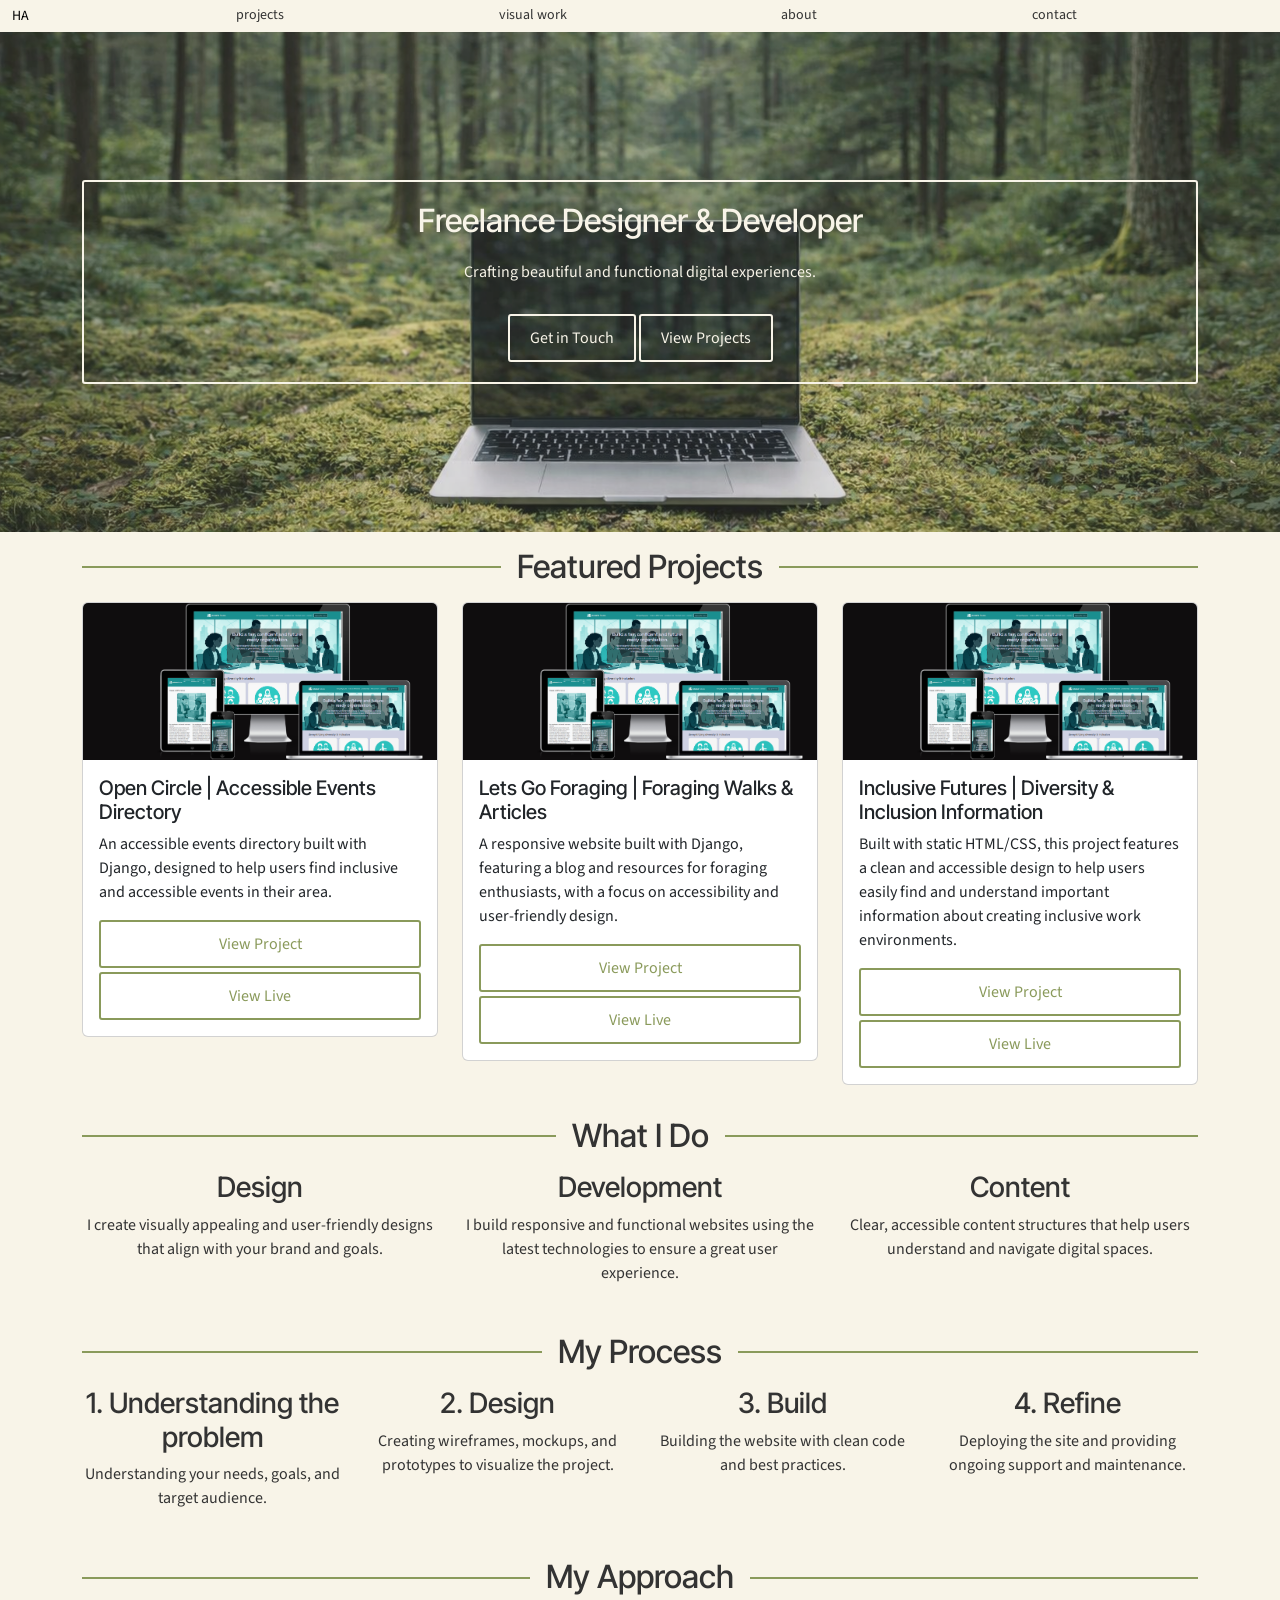
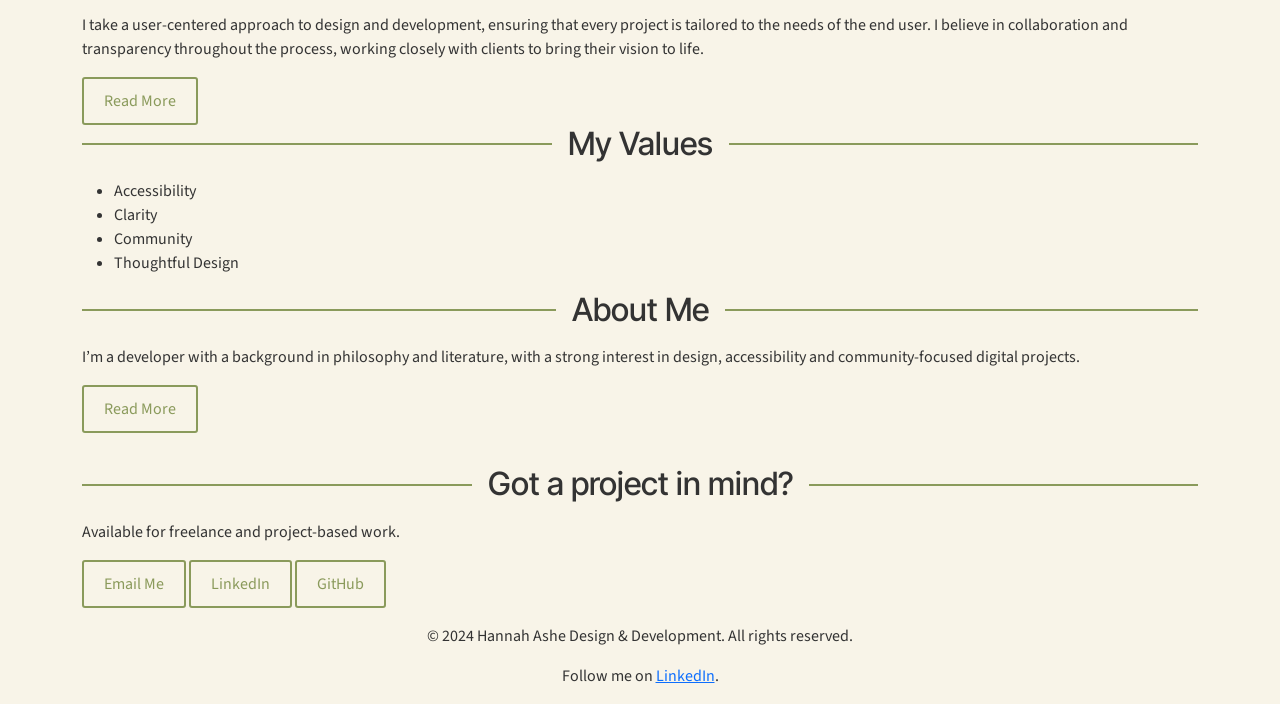
<file: index.html>
<!doctype html>
<html lang="en">
  <head>
    <meta charset="UTF-8" />
    <meta name="viewport" content="width=device-width, initial-scale=1.0" />
    <title>Hannah Ashe - Freelance Designer & Developer</title>
    <!-- Bootstrap CSS -->
    <link
      href="https://cdn.jsdelivr.net/npm/bootstrap@5.3.8/dist/css/bootstrap.min.css"
      rel="stylesheet"
      integrity="sha384-sRIl4kxILFvY47J16cr9ZwB07vP4J8+LH7qKQnuqkuIAvNWLzeN8tE5YBujZqJLB"
      crossorigin="anonymous"
    />
    <!-- Custom CSS -->
    <link rel="stylesheet" href="assets/css/styles.css" />
  </head>
  <body>
    <main>
      <!-- Navigation & Header -->
      <header>
        <!-- Responsive Bootstrap 6 Navbar center aligned -->
        <nav class="navbar navbar-expand-lg bg-light">
          <div class="container-fluid">
            <a class="navbar-brand" href="index.html">HA</a>
            <button
              class="navbar-toggler"
              type="button"
              data-bs-toggle="collapse"
              data-bs-target="#navbarNav"
              aria-controls="navbarNav"
              aria-expanded="false"
              aria-label="Toggle navigation"
            >
              <span class="navbar-toggler-icon"></span>
            </button>
            <div
              class="collapse navbar-collapse justify-content-center"
              id="navbarNav"
            >
              <ul class="navbar-nav w-100 justify-content-evenly nav-underline">
                <li class="nav-item">
                  <a class="nav-link" href="projects.html">Projects</a>
                </li>
                <li class="nav-item">
                  <a class="nav-link" href="visualwork.html">Visual Work</a>
                </li>
                <li class="nav-item">
                  <a class="nav-link" href="about.html">About</a>
                </li>
                <li class="nav-item">
                  <a class="nav-link" href="contact.html">Contact</a>
                </li>
              </ul>
            </div>
          </div>
        </nav>
      </header>

      <section id="hero">
        <div class="container text-center">
          <div id="hero-overlay">
            <h2>Freelance Designer & Developer</h2>
            <p>Crafting beautiful and functional digital experiences.</p>
            <a href="contact.html" class="btn btn-custom-primary"
              >Get in Touch</a
            >
            <a href="projects.html" class="btn btn-custom-secondary"
              >View Projects</a
            >
          </div>
        </div>
      </section>

      <section id="featured-projects">
        <div class="container">
          <h2 class="heading-divider">Featured Projects</h2>
          <div class="row">
            <div class="col-sm-12 col-md-6 col-lg-4">
              <div class="card">
                <img
                  src="assets/images/inclusivefutures.png"
                  class="card-img-top"
                  alt="Inclusive Futures Project"
                />
                <div class="card-body d-flex flex-column">
                  <h5 class="card-title">
                    Open Circle | Accessible Events Directory
                  </h5>
                  <p class="card-text">
                    An accessible events directory built with Django, designed
                    to help users find inclusive and accessible events in their
                    area.
                  </p>
                  <a href="project1.html" class="btn btn-custom-project mt-auto"
                    >View Project</a
                  >
                  <a href="deployedlink" class="btn btn-custom-live-link mt-1"
                    >View Live</a
                  >
                </div>
              </div>
            </div>
            <div class="col-sm-12 col-md-6 col-lg-4">
              <div class="card">
                <img
                  src="assets/images/inclusivefutures.png"
                  class="card-img-top"
                  alt="Lets Go Foraging Project"
                />
                <div class="card-body d-flex flex-column">
                  <h5 class="card-title">
                    Lets Go Foraging | Foraging Walks & Articles
                  </h5>
                  <p class="card-text">
                    A responsive website built with Django, featuring a blog and
                    resources for foraging enthusiasts, with a focus on
                    accessibility and user-friendly design.
                  </p>
                  <a href="project2.html" class="btn btn-custom-project mt-auto"
                    >View Project</a
                  >
                  <a href="deployedlink" class="btn btn-custom-live-link mt-1"
                    >View Live</a
                  >
                </div>
              </div>
            </div>
            <div class="col-sm-12 col-md-6 col-lg-4">
              <div class="card">
                <img
                  src="assets/images/inclusivefutures.png"
                  class="card-img-top"
                  alt="Inclusive Futures Project"
                />
                <div class="card-body d-flex flex-column">
                  <h5 class="card-title">
                    Inclusive Futures | Diversity & Inclusion Information
                  </h5>
                  <p class="card-text">
                    Built with static HTML/CSS, this project features a clean
                    and accessible design to help users easily find and
                    understand important information about creating inclusive
                    work environments.
                  </p>
                  <a href="project3.html" class="btn btn-custom-project mt-auto"
                    >View Project</a
                  >
                  <a href="deployedlink" class="btn btn-custom-live-link mt-1"
                    >View Live</a
                  >
                </div>
              </div>
            </div>
          </div>
        </div>
      </section>

      <!-- Responsive Bootstrap What I Do section three columns -->

      <section id="what-i-do">
        <div class="container">
          <h2 class="heading-divider">What I Do</h2>
          <div class="row">
            <div class="col-md-4 text-center">
              <h3>Design</h3>
              <p>
                I create visually appealing and user-friendly designs that align
                with your brand and goals.
              </p>
            </div>
            <div class="col-md-4 text-center">
              <h3>Development</h3>
              <p>
                I build responsive and functional websites using the latest
                technologies to ensure a great user experience.
              </p>
            </div>
            <div class="col-md-4 text-center">
              <h3>Content</h3>
              <p>
                Clear, accessible content structures that help users understand
                and navigate digital spaces.
              </p>
            </div>
          </div>
        </div>
      </section>

      <!-- Process section responsive bootstrap -->

      <section id="process">
        <div class="container">
          <h2 class="heading-divider">My Process</h2>
          <div class="row">
            <div class="col-md-3 text-center">
              <h3>1. Understanding the problem</h3>
              <p>Understanding your needs, goals, and target audience.</p>
            </div>
            <div class="col-md-3 text-center">
              <h3>2. Design</h3>
              <p>
                Creating wireframes, mockups, and prototypes to visualize the
                project.
              </p>
            </div>
            <div class="col-md-3 text-center">
              <h3>3. Build</h3>
              <p>Building the website with clean code and best practices.</p>
            </div>
            <div class="col-md-3 text-center">
              <h3>4. Refine</h3>
              <p>
                Deploying the site and providing ongoing support and
                maintenance.
              </p>
            </div>
          </div>
        </div>
      </section>

      <!-- About preview, featuring "my approach" and "values" sections with a "read more" button -->

      <section id="about-preview">
        <div id="my-approach">
          <div class="container">
            <h2 class="heading-divider">My Approach</h2>
            <p>
              I take a user-centered approach to design and development,
              ensuring that every project is tailored to the needs of the end
              user. I believe in collaboration and transparency throughout the
              process, working closely with clients to bring their vision to
              life.
            </p>
            <a href="about.html" class="btn btn-custom-project">Read More</a>
          </div>
        </div>
        <div id="values">
          <div class="container">
            <h2 class="heading-divider">My Values</h2>
            <ul>
              <li>Accessibility</li>
              <li>Clarity</li>
              <li>Community</li>
              <li>Thoughtful Design</li>
            </ul>
          </div>
        </div>
        <div id="about">
          <div class="container">
            <h2 class="heading-divider">About Me</h2>
            <p>
              I’m a developer with a background in philosophy and literature,
              with a strong interest in design, accessibility and
              community-focused digital projects.
            </p>
            <a href="about.html" class="btn btn-custom-project">Read More</a>
          </div>
        </div>
      </section>

      <section id="contact">
        <div class="container">
          <h2 class="heading-divider">Got a project in mind?</h2>
          <p>Available for freelance and project-based work.</p>
          <a
            href="mailto:hannahashedevdesign@gmail.com"
            class="btn btn-custom-project"
            >Email Me</a
          >
          <a
            href="https://www.linkedin.com/in/hannah-ashe-dev-design"
            target="_blank"
            class="btn btn-custom-live-link"
            >LinkedIn</a
          >
          <a
            href="https://github.com/hannahashe"
            target="_blank"
            class="btn btn-custom-live-link"
            >GitHub</a
          >
        </div>
      </section>

      <footer>
        <div class="container text-center">
          <p>
            &copy; 2024 Hannah Ashe Design & Development. All rights reserved.
          </p>
          <p>
            Follow me on
            <a href="https://www.linkedin.com/in/hannah-ashe" target="_blank"
              >LinkedIn</a
            >.
          </p>
        </div>
      </footer>
    </main>
    <!-- Bootstrap JS -->
    <script
      src="https://cdn.jsdelivr.net/npm/bootstrap@5.3.8/dist/js/bootstrap.bundle.min.js"
      integrity="sha384-FKyoEForCGlyvwx9Hj09JcYn3nv7wiPVlz7YYwJrWVcXK/BmnVDxM+D2scQbITxI"
      crossorigin="anonymous"
    ></script>
  </body>
</html>
</file>
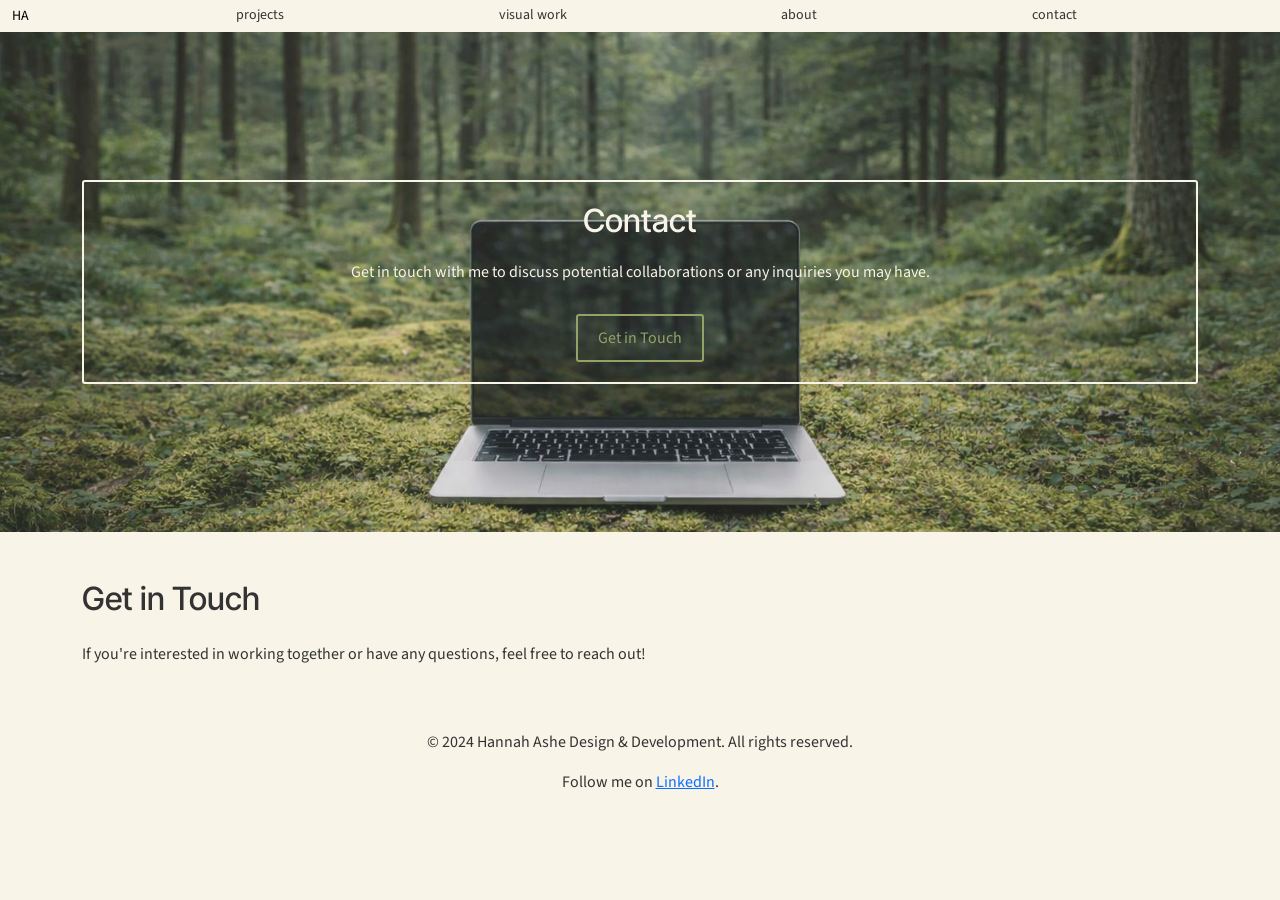
<file: contact.html>
<!-- A full contact page with information about how to reach me, the projects I'm intereted in and the different ways to collaborate -->
<!doctype html>
<html lang="en">
  <head>
    <meta charset="UTF-8" />
    <meta name="viewport" content="width=device-width, initial-scale=1.0" />
    <title>Hannah Ashe - Contact</title>
    <!-- Bootstrap CSS -->
    <link
      href="https://cdn.jsdelivr.net/npm/bootstrap@5.3.8/dist/css/bootstrap.min.css"
      rel="stylesheet"
      integrity="sha384-sRIl4kxILFvY47J16cr9ZwB07vP4J8+LH7qKQnuqkuIAvNWLzeN8tE5YBujZqJLB"
      crossorigin="anonymous"
    />
    <!-- Custom CSS -->
    <link rel="stylesheet" href="assets/css/styles.css" />
  </head>
  <body>
    <main>
      <!-- Navigation & Header -->
      <header>
        <!-- Responsive Bootstrap 6 Navbar center aligned -->
        <nav class="navbar navbar-expand-lg bg-light">
          <div class="container-fluid">
            <a class="navbar-brand" href="index.html">HA</a>
            <button
              class="navbar-toggler"
              type="button"
              data-bs-toggle="collapse"
              data-bs-target="#navbarNav"
              aria-controls="navbarNav"
              aria-expanded="false"
              aria-label="Toggle navigation"
            >
              <span class="navbar-toggler-icon"></span>
            </button>
            <div
              class="collapse navbar-collapse justify-content-center"
              id="navbarNav"
            >
              <ul class="navbar-nav w-100 justify-content-evenly nav-underline">
                <li class="nav-item">
                  <a class="nav-link" href="projects.html">Projects</a>
                </li>
                <li class="nav-item">
                  <a class="nav-link" href="visualwork.html">Visual Work</a>
                </li>
                <li class="nav-item">
                  <a class="nav-link" href="about.html">About</a>
                </li>
                <li class="nav-item">
                  <a class="nav-link" href="contact.html">Contact</a>
                </li>
              </ul>
            </div>
          </div>
        </nav>
      </header>
      <main>
        <section id="hero">
          <div class="container text-center">
            <div id="hero-overlay">
              <h2>Contact</h2>
              <p>
                Get in touch with me to discuss potential collaborations or any
                inquiries you may have.
              </p>
              <a href="contact.html" class="btn btn-custom-project"
                >Get in Touch</a
              >
            </div>
          </div>
        </section>

        <section id="contact" class="py-5">
          <div class="container">
            <h2 class="mb-4">Get in Touch</h2>
            <p>
              If you're interested in working together or have any questions,
              feel free to reach out!
            </p>
          </div>
        </section>
      </main>
      <footer>
        <div class="container text-center">
          <p>
            &copy; 2024 Hannah Ashe Design & Development. All rights reserved.
          </p>
          <p>
            Follow me on
            <a href="https://www.linkedin.com/in/hannah-ashe" target="_blank"
              >LinkedIn</a
            >.
          </p>
        </div>
      </footer>
    </main>
    <!-- Bootstrap JS -->
    <script
      src="https://cdn.jsdelivr.net/npm/bootstrap@5.3.8/dist/js/bootstrap.bundle.min.js"
      integrity="sha384-FKyoEForCGlyvwx9Hj09JcYn3nv7wiPVlz7YYwJrWVcXK/BmnVDxM+D2scQbITxI"
      crossorigin="anonymous"
    ></script>
  </body>
</html>
</file>
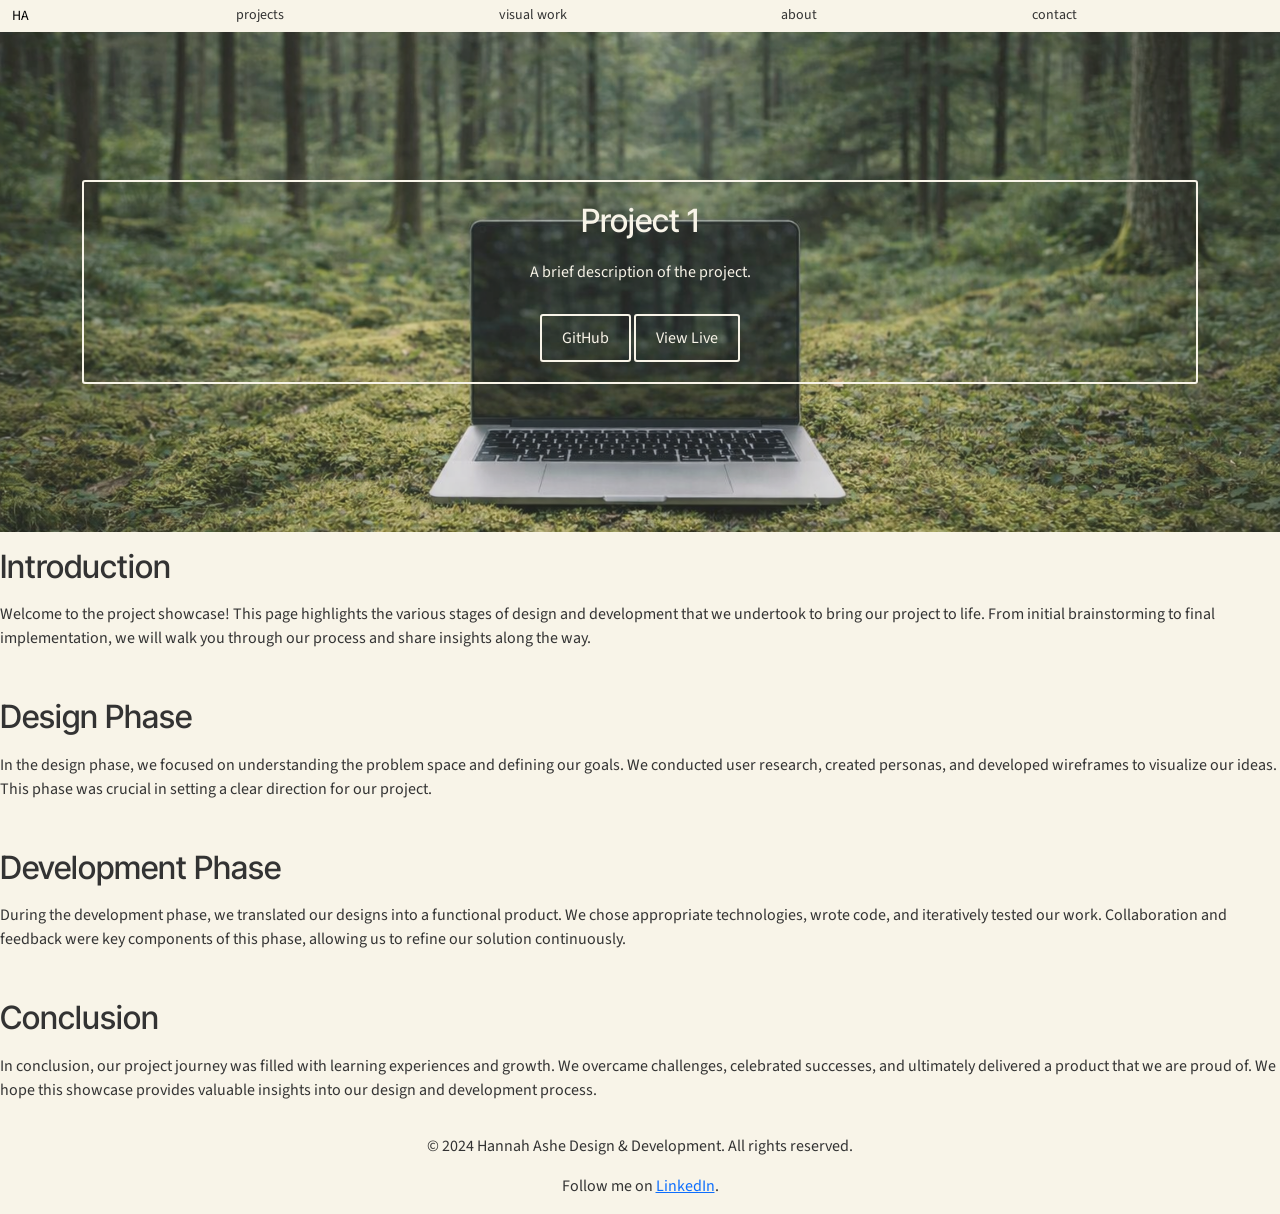
<file: project1.html>
<!doctype html>
<html lang="en">
  <head>
    <meta charset="UTF-8" />
    <meta name="viewport" content="width=device-width, initial-scale=1.0" />
    <title>Hannah Ashe - Freelance Designer & Developer</title>
    <!-- Bootstrap CSS -->
    <link
      href="https://cdn.jsdelivr.net/npm/bootstrap@5.3.8/dist/css/bootstrap.min.css"
      rel="stylesheet"
      integrity="sha384-sRIl4kxILFvY47J16cr9ZwB07vP4J8+LH7qKQnuqkuIAvNWLzeN8tE5YBujZqJLB"
      crossorigin="anonymous"
    />
    <!-- Custom CSS -->
    <link rel="stylesheet" href="assets/css/styles.css" />
  </head>
  <body>
    <main>
      <!-- Navigation & Header -->
      <header>
        <!-- Responsive Bootstrap 6 Navbar center aligned -->
        <nav class="navbar navbar-expand-lg bg-light">
          <div class="container-fluid">
            <a class="navbar-brand" href="index.html">HA</a>
            <button
              class="navbar-toggler"
              type="button"
              data-bs-toggle="collapse"
              data-bs-target="#navbarNav"
              aria-controls="navbarNav"
              aria-expanded="false"
              aria-label="Toggle navigation"
            >
              <span class="navbar-toggler-icon"></span>
            </button>
            <div
              class="collapse navbar-collapse justify-content-center"
              id="navbarNav"
            >
              <ul class="navbar-nav w-100 justify-content-evenly nav-underline">
                <li class="nav-item">
                  <a class="nav-link" href="projects.html">Projects</a>
                </li>
                <li class="nav-item">
                  <a class="nav-link" href="visualwork.html">Visual Work</a>
                </li>
                <li class="nav-item">
                  <a class="nav-link" href="about.html">About</a>
                </li>
                <li class="nav-item">
                  <a class="nav-link" href="contact.html">Contact</a>
                </li>
              </ul>
            </div>
          </div>
        </nav>
      </header>
      <!-- Main Content -->

      <section id="hero">
        <div class="container text-center">
          <div id="hero-overlay">
            <h2>Project 1</h2>
            <p>A brief description of the project.</p>
            <a
              href="https://github.com/hannahashe/project1"
              class="btn btn-custom-primary"
              >GitHub</a
            >
            <a href="projects.html" class="btn btn-custom-secondary"
              >View Live</a
            >
          </div>
        </div>
      </section>

      <section id="introduction">
        <h2>Introduction</h2>
        <p>
          Welcome to the project showcase! This page highlights the various
          stages of design and development that we undertook to bring our
          project to life. From initial brainstorming to final implementation,
          we will walk you through our process and share insights along the way.
        </p>
      </section>

      <section id="design-phase">
        <h2>Design Phase</h2>
        <p>
          In the design phase, we focused on understanding the problem space and
          defining our goals. We conducted user research, created personas, and
          developed wireframes to visualize our ideas. This phase was crucial in
          setting a clear direction for our project.
        </p>
      </section>

      <section id="development-phase">
        <h2>Development Phase</h2>
        <p>
          During the development phase, we translated our designs into a
          functional product. We chose appropriate technologies, wrote code, and
          iteratively tested our work. Collaboration and feedback were key
          components of this phase, allowing us to refine our solution
          continuously.
        </p>
      </section>

      <section id="conclusion">
        <h2>Conclusion</h2>
        <p>
          In conclusion, our project journey was filled with learning
          experiences and growth. We overcame challenges, celebrated successes,
          and ultimately delivered a product that we are proud of. We hope this
          showcase provides valuable insights into our design and development
          process.
        </p>
      </section>

      <footer>
        <div class="container text-center">
          <p>
            &copy; 2024 Hannah Ashe Design & Development. All rights reserved.
          </p>
          <p>
            Follow me on
            <a href="https://www.linkedin.com/in/hannah-ashe" target="_blank"
              >LinkedIn</a
            >.
          </p>
        </div>
      </footer>
    </main>
    <!-- Bootstrap JS -->
    <script
      src="https://cdn.jsdelivr.net/npm/bootstrap@5.3.8/dist/js/bootstrap.bundle.min.js"
      integrity="sha384-FKyoEForCGlyvwx9Hj09JcYn3nv7wiPVlz7YYwJrWVcXK/BmnVDxM+D2scQbITxI"
      crossorigin="anonymous"
    ></script>
  </body>
</html>
</file>
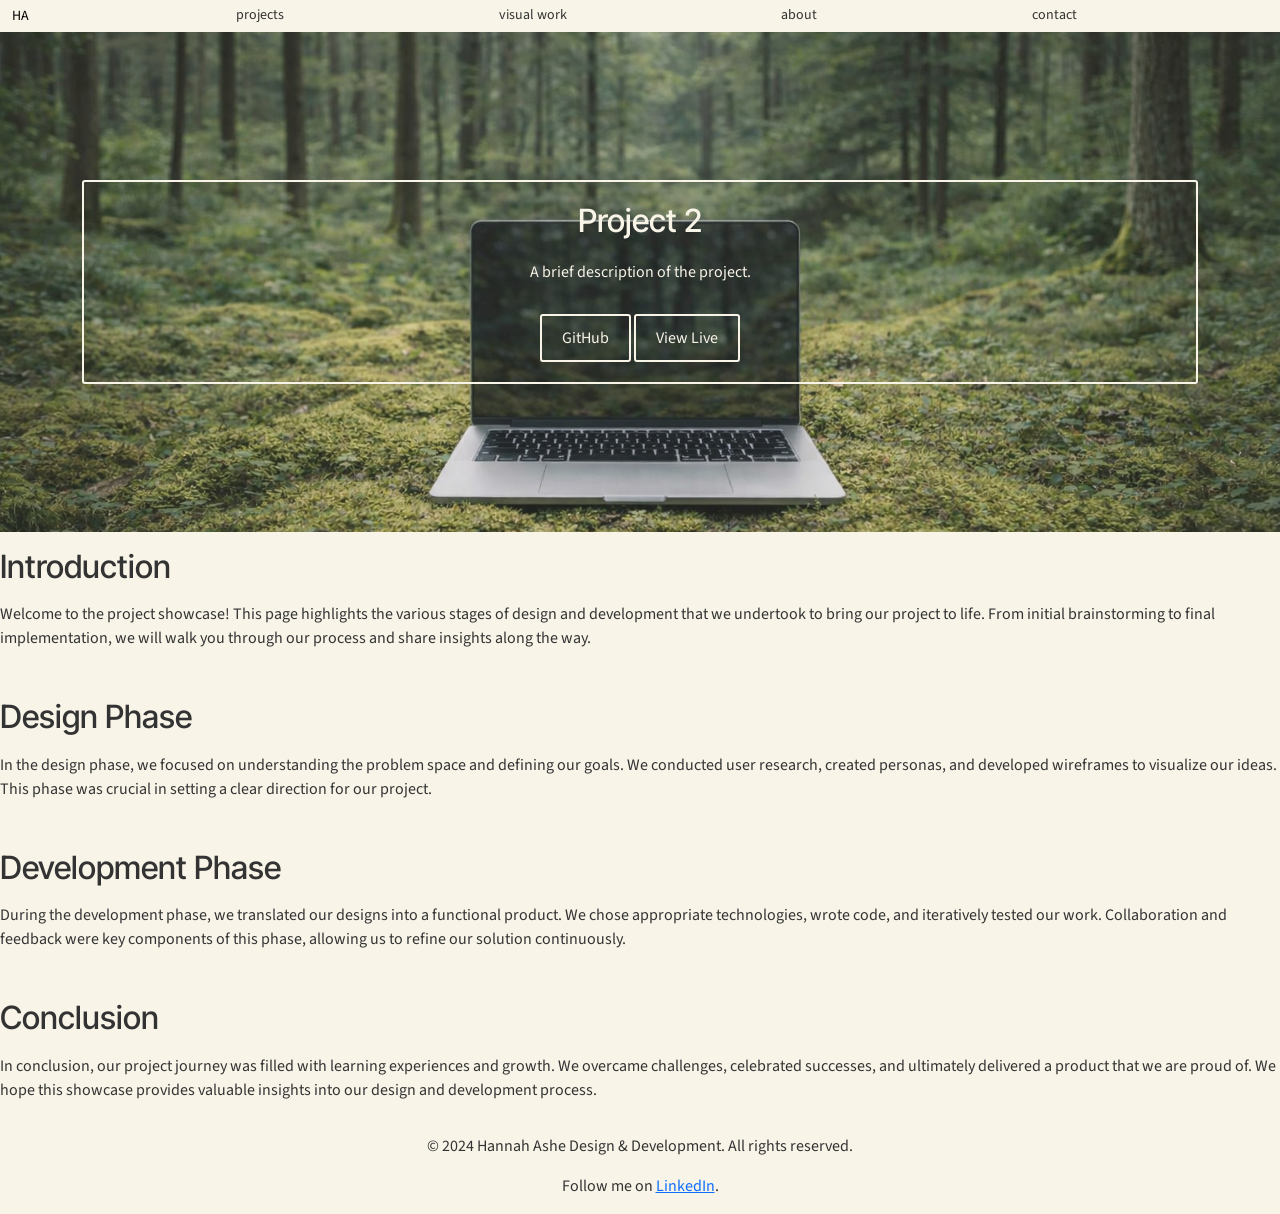
<file: project2.html>
<!doctype html>
<html lang="en">
  <head>
    <meta charset="UTF-8" />
    <meta name="viewport" content="width=device-width, initial-scale=1.0" />
    <title>Hannah Ashe - Freelance Designer & Developer</title>
    <!-- Bootstrap CSS -->
    <link
      href="https://cdn.jsdelivr.net/npm/bootstrap@5.3.8/dist/css/bootstrap.min.css"
      rel="stylesheet"
      integrity="sha384-sRIl4kxILFvY47J16cr9ZwB07vP4J8+LH7qKQnuqkuIAvNWLzeN8tE5YBujZqJLB"
      crossorigin="anonymous"
    />
    <!-- Custom CSS -->
    <link rel="stylesheet" href="assets/css/styles.css" />
  </head>
  <body>
    <main>
      <!-- Navigation & Header -->
      <header>
        <!-- Responsive Bootstrap 6 Navbar center aligned -->
        <nav class="navbar navbar-expand-lg bg-light">
          <div class="container-fluid">
            <a class="navbar-brand" href="index.html">HA</a>
            <button
              class="navbar-toggler"
              type="button"
              data-bs-toggle="collapse"
              data-bs-target="#navbarNav"
              aria-controls="navbarNav"
              aria-expanded="false"
              aria-label="Toggle navigation"
            >
              <span class="navbar-toggler-icon"></span>
            </button>
            <div
              class="collapse navbar-collapse justify-content-center"
              id="navbarNav"
            >
              <ul class="navbar-nav w-100 justify-content-evenly nav-underline">
                <li class="nav-item">
                  <a class="nav-link" href="projects.html">Projects</a>
                </li>
                <li class="nav-item">
                  <a class="nav-link" href="visualwork.html">Visual Work</a>
                </li>
                <li class="nav-item">
                  <a class="nav-link" href="about.html">About</a>
                </li>
                <li class="nav-item">
                  <a class="nav-link" href="contact.html">Contact</a>
                </li>
              </ul>
            </div>
          </div>
        </nav>
      </header>
      <!-- Main Content -->

      <section id="hero">
        <div class="container text-center">
          <div id="hero-overlay">
            <h2>Project 2</h2>
            <p>A brief description of the project.</p>
            <a
              href="https://github.com/hannahashe/project2"
              class="btn btn-custom-primary"
              >GitHub</a
            >
            <a href="projects.html" class="btn btn-custom-secondary"
              >View Live</a
            >
          </div>
        </div>
      </section>

      <section id="introduction">
        <h2>Introduction</h2>
        <p>
          Welcome to the project showcase! This page highlights the various
          stages of design and development that we undertook to bring our
          project to life. From initial brainstorming to final implementation,
          we will walk you through our process and share insights along the way.
        </p>
      </section>

      <section id="design-phase">
        <h2>Design Phase</h2>
        <p>
          In the design phase, we focused on understanding the problem space and
          defining our goals. We conducted user research, created personas, and
          developed wireframes to visualize our ideas. This phase was crucial in
          setting a clear direction for our project.
        </p>
      </section>

      <section id="development-phase">
        <h2>Development Phase</h2>
        <p>
          During the development phase, we translated our designs into a
          functional product. We chose appropriate technologies, wrote code, and
          iteratively tested our work. Collaboration and feedback were key
          components of this phase, allowing us to refine our solution
          continuously.
        </p>
      </section>

      <section id="conclusion">
        <h2>Conclusion</h2>
        <p>
          In conclusion, our project journey was filled with learning
          experiences and growth. We overcame challenges, celebrated successes,
          and ultimately delivered a product that we are proud of. We hope this
          showcase provides valuable insights into our design and development
          process.
        </p>
      </section>

      <footer>
        <div class="container text-center">
          <p>
            &copy; 2024 Hannah Ashe Design & Development. All rights reserved.
          </p>
          <p>
            Follow me on
            <a href="https://www.linkedin.com/in/hannah-ashe" target="_blank"
              >LinkedIn</a
            >.
          </p>
        </div>
      </footer>
    </main>
    <!-- Bootstrap JS -->
    <script
      src="https://cdn.jsdelivr.net/npm/bootstrap@5.3.8/dist/js/bootstrap.bundle.min.js"
      integrity="sha384-FKyoEForCGlyvwx9Hj09JcYn3nv7wiPVlz7YYwJrWVcXK/BmnVDxM+D2scQbITxI"
      crossorigin="anonymous"
    ></script>
  </body>
</html>
</file>
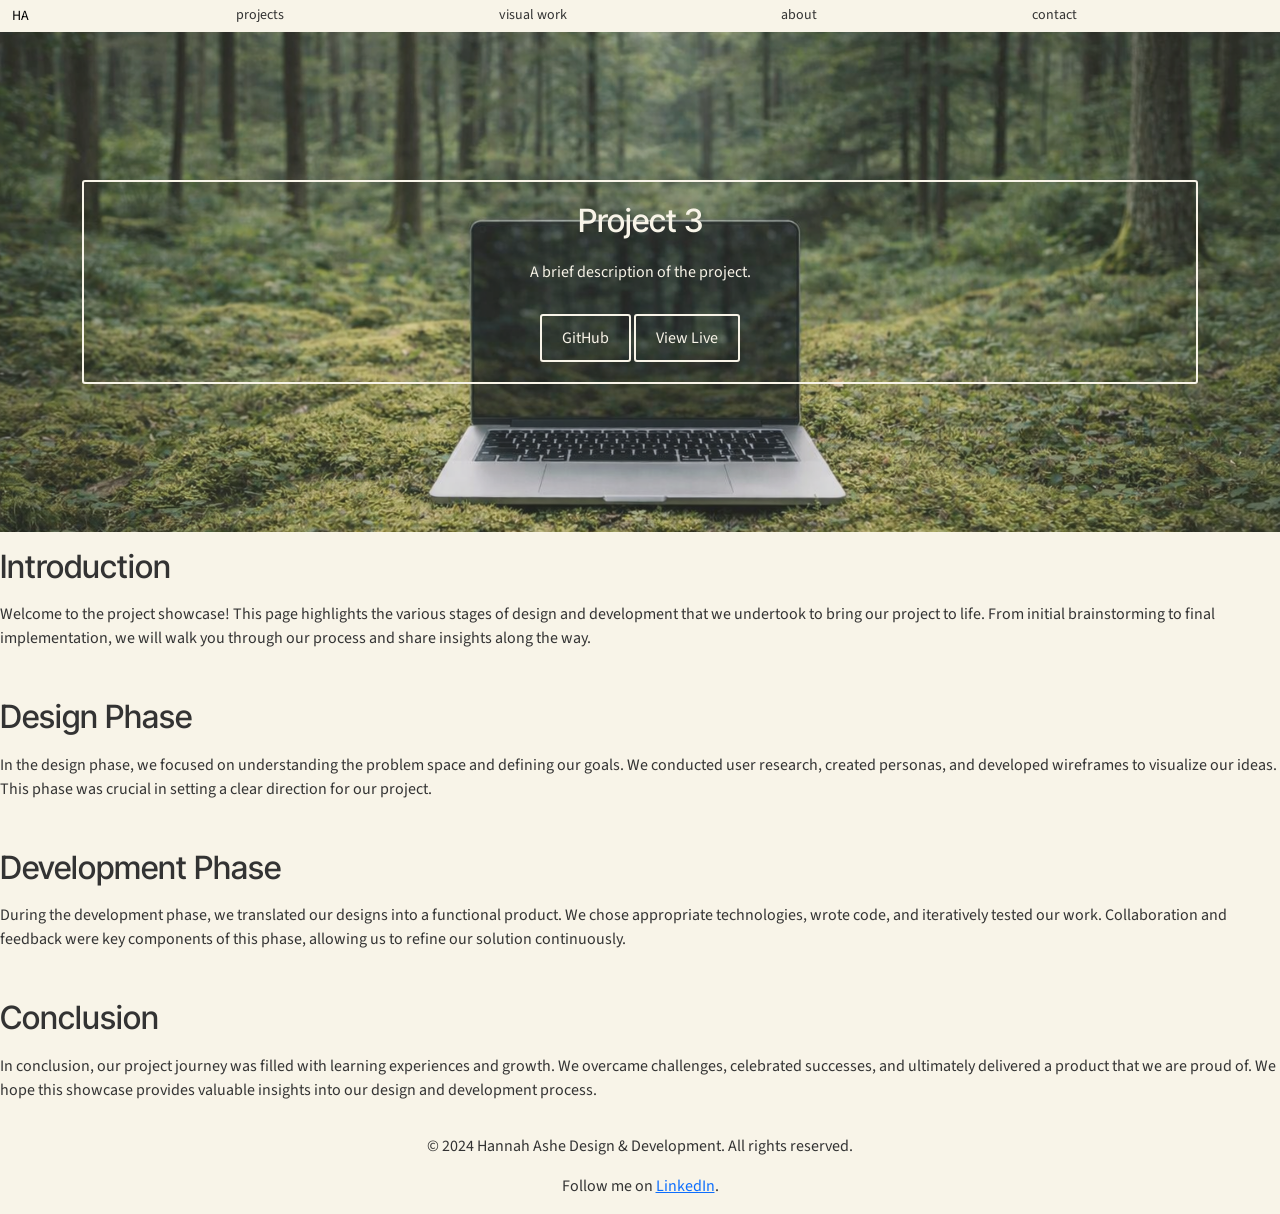
<file: project3.html>
<!doctype html>
<html lang="en">
  <head>
    <meta charset="UTF-8" />
    <meta name="viewport" content="width=device-width, initial-scale=1.0" />
    <title>Hannah Ashe - Freelance Designer & Developer</title>
    <!-- Bootstrap CSS -->
    <link
      href="https://cdn.jsdelivr.net/npm/bootstrap@5.3.8/dist/css/bootstrap.min.css"
      rel="stylesheet"
      integrity="sha384-sRIl4kxILFvY47J16cr9ZwB07vP4J8+LH7qKQnuqkuIAvNWLzeN8tE5YBujZqJLB"
      crossorigin="anonymous"
    />
    <!-- Custom CSS -->
    <link rel="stylesheet" href="assets/css/styles.css" />
  </head>
  <body>
    <main>
      <!-- Navigation & Header -->
      <header>
        <!-- Responsive Bootstrap 6 Navbar center aligned -->
        <nav class="navbar navbar-expand-lg bg-light">
          <div class="container-fluid">
            <a class="navbar-brand" href="index.html">HA</a>
            <button
              class="navbar-toggler"
              type="button"
              data-bs-toggle="collapse"
              data-bs-target="#navbarNav"
              aria-controls="navbarNav"
              aria-expanded="false"
              aria-label="Toggle navigation"
            >
              <span class="navbar-toggler-icon"></span>
            </button>
            <div
              class="collapse navbar-collapse justify-content-center"
              id="navbarNav"
            >
              <ul class="navbar-nav w-100 justify-content-evenly nav-underline">
                <li class="nav-item">
                  <a class="nav-link" href="projects.html">Projects</a>
                </li>
                <li class="nav-item">
                  <a class="nav-link" href="visualwork.html">Visual Work</a>
                </li>
                <li class="nav-item">
                  <a class="nav-link" href="about.html">About</a>
                </li>
                <li class="nav-item">
                  <a class="nav-link" href="contact.html">Contact</a>
                </li>
              </ul>
            </div>
          </div>
        </nav>
      </header>
      <!-- Main Content -->
      <section id="hero">
        <div class="container text-center">
          <div id="hero-overlay">
            <h2>Project 3</h2>
            <p>A brief description of the project.</p>
            <a
              href="https://github.com/hannahashe/project3"
              class="btn btn-custom-primary"
              >GitHub</a
            >
            <a href="projects.html" class="btn btn-custom-secondary"
              >View Live</a
            >
          </div>
        </div>
      </section>

      <section id="introduction">
        <h2>Introduction</h2>
        <p>
          Welcome to the project showcase! This page highlights the various
          stages of design and development that we undertook to bring our
          project to life. From initial brainstorming to final implementation,
          we will walk you through our process and share insights along the way.
        </p>
      </section>

      <section id="design-phase">
        <h2>Design Phase</h2>
        <p>
          In the design phase, we focused on understanding the problem space and
          defining our goals. We conducted user research, created personas, and
          developed wireframes to visualize our ideas. This phase was crucial in
          setting a clear direction for our project.
        </p>
      </section>

      <section id="development-phase">
        <h2>Development Phase</h2>
        <p>
          During the development phase, we translated our designs into a
          functional product. We chose appropriate technologies, wrote code, and
          iteratively tested our work. Collaboration and feedback were key
          components of this phase, allowing us to refine our solution
          continuously.
        </p>
      </section>

      <section id="conclusion">
        <h2>Conclusion</h2>
        <p>
          In conclusion, our project journey was filled with learning
          experiences and growth. We overcame challenges, celebrated successes,
          and ultimately delivered a product that we are proud of. We hope this
          showcase provides valuable insights into our design and development
          process.
        </p>
      </section>

      <footer>
        <div class="container text-center">
          <p>
            &copy; 2024 Hannah Ashe Design & Development. All rights reserved.
          </p>
          <p>
            Follow me on
            <a href="https://www.linkedin.com/in/hannah-ashe" target="_blank"
              >LinkedIn</a
            >.
          </p>
        </div>
      </footer>
    </main>
    <!-- Bootstrap JS -->
    <script
      src="https://cdn.jsdelivr.net/npm/bootstrap@5.3.8/dist/js/bootstrap.bundle.min.js"
      integrity="sha384-FKyoEForCGlyvwx9Hj09JcYn3nv7wiPVlz7YYwJrWVcXK/BmnVDxM+D2scQbITxI"
      crossorigin="anonymous"
    ></script>
  </body>
</html>
</file>
<file: assets/css/styles.css>
/* Google Fonts */
@import url("https://fonts.googleapis.com/css2?family=Inter+Tight:ital,wght@0,100..900;1,100..900&family=Source+Sans+3:ital,wght@0,200..900;1,200..900&display=swap");

/* Bootstrap Grid Outlines for debugging */
/* .container {
  border: 1px solid #dc3545;
}
.row {
  border: 1px solid #28a745;
}
.col,
.col-1,
.col-2,
.col-3,
.col-4,
.col-5,
.col-6,
.col-7,
.col-8,
.col-9,
.col-10,
.col-11,
.col-12 .col-sm,
.col-sm-1,
.col-sm-2,
.col-sm-3,
.col-sm-4,
.col-sm-5,
.col-sm-6,
.col-sm-7,
.col-sm-8,
.col-sm-9,
.col-sm-10,
.col-sm-11,
.col-sm-12 .col-md,
.col-md-1,
.col-md-2,
.col-md-3,
.col-md-4,
.col-md-5,
.col-md-6,
.col-md-7,
.col-md-8,
.col-md-9,
.col-md-10,
.col-md-11,
.col-md-12 .col-lg,
.col-lg-1,
.col-lg-2,
.col-lg-3,
.col-lg-4,
.col-lg-5,
.col-lg-6,
.col-lg-7,
.col-lg-8,
.col-lg-9,
.col-lg-10,
.col-lg-11,
.col-lg-12 .col-xl,
.col-xl-1,
.col-xl-2,
.col-xl-3,
.col-xl-4,
.col-xl-5,
.col-xl-6,
.col-xl-7,
.col-xl-8,
.col-xl-9,
.col-xl-10,
.col-xl-11,
.col-xl-12 {
  border: 1px solid #007bff;
} */

/* Colour Pallet */
:root {
  --dark-cyan: #6b9797ff;
  --floral-white: #f8f4e8ff;
  --cherry-blossom: #ffb6c1ff;
  --graphite: #333333ff;
  --palm-leaf: #8a9a5bff;
  --background-gradient: linear-gradient(135deg, #f8f4e8ff, #8a9a5bff);
}

/* Global Variables */
/* Headings */

h1,
h2,
h3,
h4,
h5,
h6 {
  font-family: "Inter Tight", sans-serif;
  color: var(--graphite);
}

/* Body */

body {
  font-family: "Source Sans 3", sans-serif;
  background-color: var(--floral-white);
  color: var(--graphite);
  margin: 0;
  padding: 0;
}

/* Navigation */

.navbar {
  padding-top: 0.25rem;
  padding-bottom: 0.25rem;
  background: var(--floral-white) !important;
}

.navbar .nav-link,
.navbar .navbar-brand {
  padding-top: 0.25rem;
  padding-bottom: 0.25rem;
  line-height: 1;
  font-size: 0.875rem;
}

.navbar .nav-link {
  color: var(--graphite) !important;
  text-transform: lowercase !important;
}
.navbar .nav-link:hover {
  color: var(--palm-leaf) !important;
  transition: ease-in-out 0.3s;
}

/* Hero Section */

#hero {
  background-color: var(--floral-white);
  background-image: url(../images/hero1.png);
  background-repeat: no-repeat;
  background-position: center;
  background-size: cover;
  height: 500px;
  display: flex;
  justify-content: center;
  align-items: center;
  opacity: 0.9;
}

#hero h2 {
  margin-bottom: 20px;
  color: var(--floral-white);
}

#hero p {
  margin-bottom: 30px;
  color: var(--floral-white);
}

#hero-overlay {
  padding: 20px;
  border-radius: 3px;
  border: 2px solid var(--floral-white);
}

/* Cards */

.project-card {
  background-color: var(--floral-white);
  border: 1px solid var(--graphite);
  border-radius: 3px;
  padding: 5px;
  margin: 5px;
  box-shadow: 0 4px 8px rgba(132, 183, 135, 0.324);
  object-fit: cover;
}

/* Buttons */

.btn-custom-primary {
  background-color: none;
  color: var(--floral-white);
  border: 2px solid var(--floral-white);
  padding: 10px 20px;
  border-radius: 3px;
  text-decoration: none;
}

.btn-custom-primary:hover {
  background-color: var(--palm-leaf);
  color: var(--floral-white);
  transition: ease-in-out 0.3s;
}

.btn-custom-secondary {
  background-color: none;
  color: var(--floral-white);
  border: 2px solid var(--floral-white);
  padding: 10px 20px;
  border-radius: 3px;
  text-decoration: none;
}

.btn-custom-secondary:hover {
  background-color: var(--floral-white);
  color: var(--palm-leaf);
  transition: ease-in-out 0.3s;
}

.btn-custom-project {
  background-color: none;
  color: var(--palm-leaf);
  border: 2px solid var(--palm-leaf);
  padding: 10px 20px;
  border-radius: 3px;
  text-decoration: none;
}

.btn-custom-project:hover {
  background-color: var(--palm-leaf);
  color: var(--floral-white);
  transition: ease-in-out 0.3s;
}

.btn-custom-live-link {
  background-color: none;
  color: var(--palm-leaf);
  border: 2px solid var(--palm-leaf);
  padding: 10px 20px;
  border-radius: 3px;
  text-decoration: none;
}

.btn-custom-live-link:hover {
  background-color: var(--palm-leaf);
  color: var(--floral-white);
  transition: ease-in-out 0.3s;
}

/* Sections */

section {
  padding: 1rem 0;
}

section h2 {
  margin-bottom: 1rem;
}

/* Section dividers */

.heading-divider {
  align-items: center;
  display: flex;
  gap: 1rem;
  width: 100%;
}

.heading-divider::before,
.heading-divider::after {
  content: "";
  display: block;
  height: 2px;
  background-color: var(--palm-leaf);
  flex: 1;
}

.heading-divider::first-line {
  display: block;
  flex: 1;
  text-align: center;
}

/* Sections */

/* section {
  padding: 1rem 0;
  margin: 0 5rem;
  width: auto;
} */

/* Media Queries */
/* @media (min-width: 768px) {
  .card {
    min-height: 525px;
  }
} */
</file>
